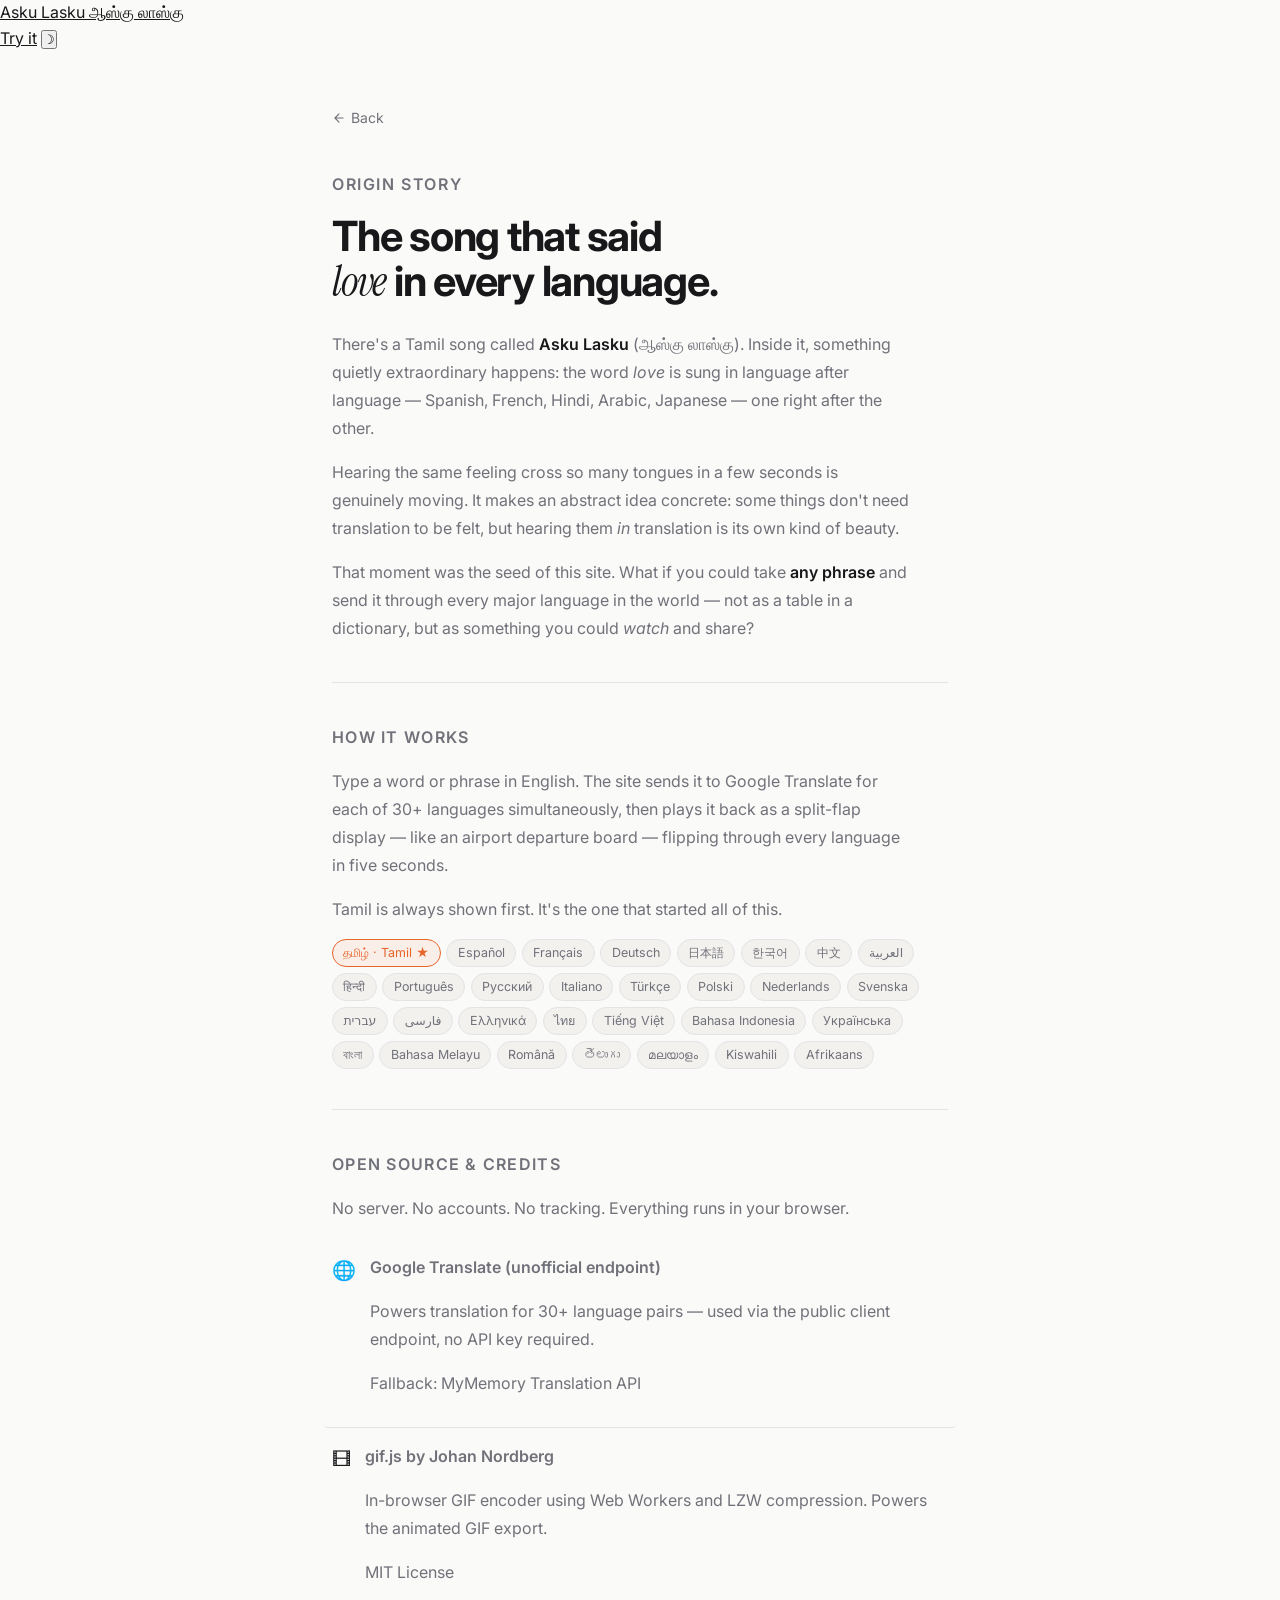
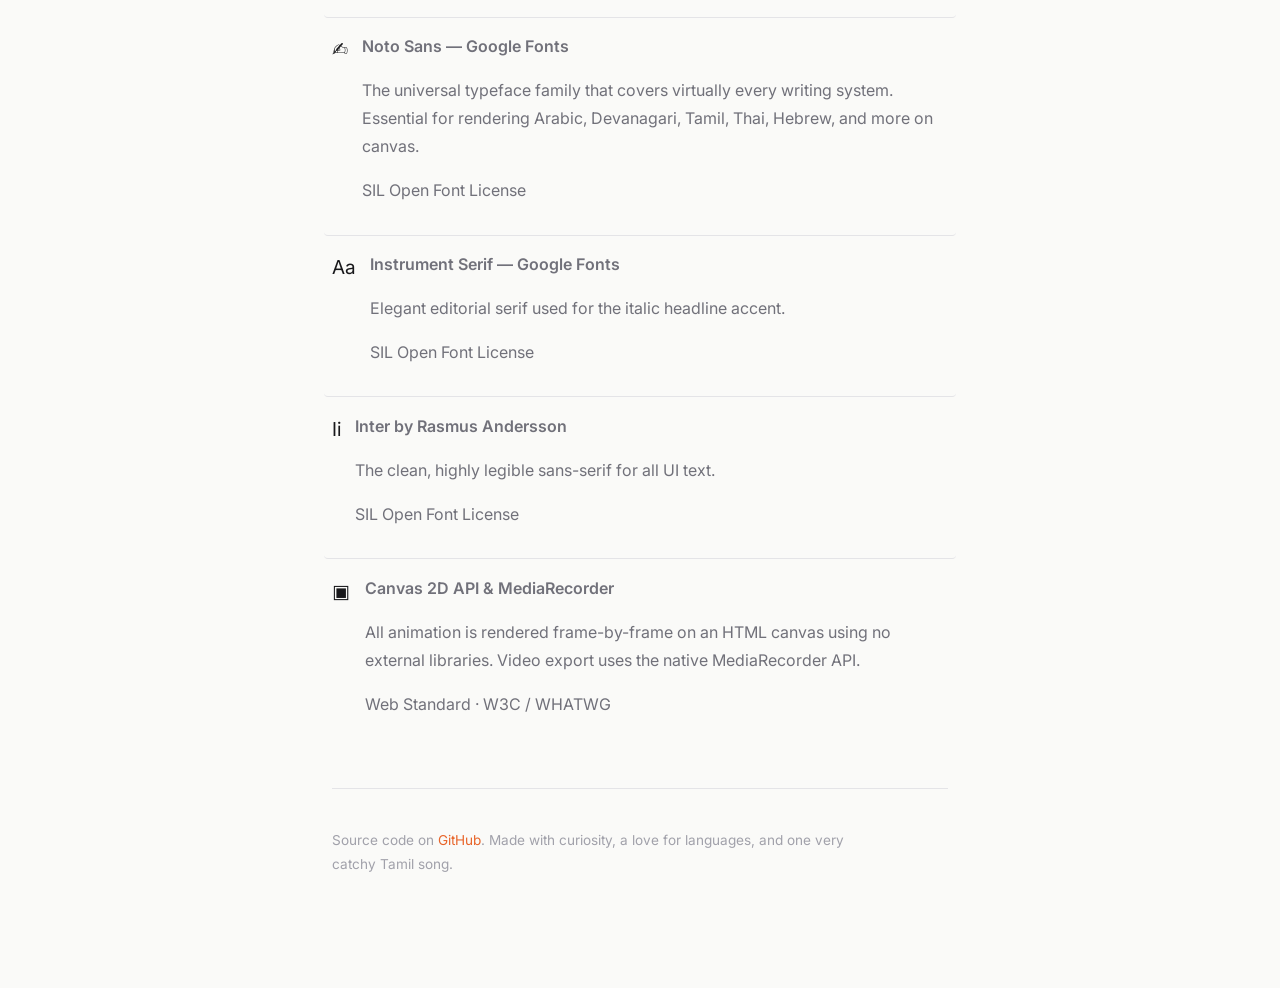
<file: about.html>
<!DOCTYPE html>
<html lang="en">
<head>
  <meta charset="UTF-8">
  <meta name="viewport" content="width=device-width, initial-scale=1.0">
  <title>About — Asku Lasku</title>
  <meta name="description" content="The story of Asku Lasku — inspired by a Tamil song that sings 'love' in every language.">

  <link rel="preconnect" href="https://fonts.googleapis.com">
  <link rel="preconnect" href="https://fonts.gstatic.com" crossorigin>
  <link href="https://fonts.googleapis.com/css2?family=Instrument+Serif:ital@0;1&family=Inter:wght@300;400;500;600;700&family=Noto+Sans:wght@400;700&family=Noto+Sans+Tamil:wght@400;700&display=swap" rel="stylesheet">
  <link rel="stylesheet" href="css/style.css">
</head>
<body>

  <nav id="nav">
    <a href="index.html" class="logo">
      <span class="logo-primary">Asku Lasku</span>
      <span class="logo-secondary">ஆஸ்கு லாஸ்கு</span>
    </a>
    <div class="nav-right">
      <a href="index.html" class="nav-link">Try it</a>
      <button id="themeToggle" class="theme-btn" aria-label="Toggle theme">☽</button>
    </div>
  </nav>

  <main class="about-main">

    <a href="index.html" class="back-link">
      <svg width="14" height="14" viewBox="0 0 24 24" fill="none"
           stroke="currentColor" stroke-width="2" stroke-linecap="round">
        <path d="M19 12H5M5 12L12 5M5 12L12 19"/>
      </svg>
      Back
    </a>

    <div class="about-body">

      <!-- ── The song ──────────────────────────────────────────────────────── -->
      <p class="about-eyebrow">Origin story</p>
      <h1 class="about-title">The song that said<br><em class="serif">love</em> in every language.</h1>

      <p>
        There's a Tamil song called <strong>Asku Lasku</strong> (ஆஸ்கு லாஸ்கு).
        Inside it, something quietly extraordinary happens: the word <em>love</em> is
        sung in language after language — Spanish, French, Hindi, Arabic, Japanese —
        one right after the other.
      </p>
      <p>
        Hearing the same feeling cross so many tongues in a few seconds is genuinely
        moving. It makes an abstract idea concrete: some things don't need translation
        to be felt, but hearing them <em>in</em> translation is its own kind of beauty.
      </p>
      <p>
        That moment was the seed of this site. What if you could take <strong>any phrase</strong>
        and send it through every major language in the world — not as a table in a dictionary,
        but as something you could <em>watch</em> and share?
      </p>

      <hr class="divider">

      <!-- ── What it does ──────────────────────────────────────────────────── -->
      <p class="section-label">How it works</p>
      <p>
        Type a word or phrase in English. The site sends it to Google Translate for each
        of 30+ languages simultaneously, then plays it back as a split-flap display —
        like an airport departure board — flipping through every language in five seconds.
      </p>
      <p>
        Tamil is always shown first. It's the one that started all of this.
      </p>

      <div class="lang-wrap">
        <span class="lang-pill first">தமிழ் · Tamil ★</span>
        <span class="lang-pill">Español</span>
        <span class="lang-pill">Français</span>
        <span class="lang-pill">Deutsch</span>
        <span class="lang-pill">日本語</span>
        <span class="lang-pill">한국어</span>
        <span class="lang-pill">中文</span>
        <span class="lang-pill">العربية</span>
        <span class="lang-pill">हिन्दी</span>
        <span class="lang-pill">Português</span>
        <span class="lang-pill">Русский</span>
        <span class="lang-pill">Italiano</span>
        <span class="lang-pill">Türkçe</span>
        <span class="lang-pill">Polski</span>
        <span class="lang-pill">Nederlands</span>
        <span class="lang-pill">Svenska</span>
        <span class="lang-pill">עברית</span>
        <span class="lang-pill">فارسی</span>
        <span class="lang-pill">Ελληνικά</span>
        <span class="lang-pill">ไทย</span>
        <span class="lang-pill">Tiếng Việt</span>
        <span class="lang-pill">Bahasa Indonesia</span>
        <span class="lang-pill">Українська</span>
        <span class="lang-pill">বাংলা</span>
        <span class="lang-pill">Bahasa Melayu</span>
        <span class="lang-pill">Română</span>
        <span class="lang-pill">తెలుగు</span>
        <span class="lang-pill">മലയാളം</span>
        <span class="lang-pill">Kiswahili</span>
        <span class="lang-pill">Afrikaans</span>
      </div>

      <hr class="divider">

      <!-- ── Credits ───────────────────────────────────────────────────────── -->
      <p class="section-label">Open source &amp; credits</p>
      <p>No server. No accounts. No tracking. Everything runs in your browser.</p>

      <nav class="credit-list" aria-label="Credits">

        <a class="credit-item"
           href="https://cloud.google.com/translate"
           target="_blank" rel="noopener noreferrer">
          <span class="credit-icon">🌐</span>
          <div>
            <p class="credit-name">Google Translate (unofficial endpoint)</p>
            <p class="credit-desc">Powers translation for 30+ language pairs — used via the public client endpoint, no API key required.</p>
            <p class="credit-tag">Fallback: MyMemory Translation API</p>
          </div>
        </a>

        <a class="credit-item"
           href="https://github.com/jnordberg/gif.js"
           target="_blank" rel="noopener noreferrer">
          <span class="credit-icon">🎞</span>
          <div>
            <p class="credit-name">gif.js by Johan Nordberg</p>
            <p class="credit-desc">In-browser GIF encoder using Web Workers and LZW compression. Powers the animated GIF export.</p>
            <p class="credit-tag">MIT License</p>
          </div>
        </a>

        <a class="credit-item"
           href="https://fonts.google.com/noto"
           target="_blank" rel="noopener noreferrer">
          <span class="credit-icon">✍</span>
          <div>
            <p class="credit-name">Noto Sans — Google Fonts</p>
            <p class="credit-desc">The universal typeface family that covers virtually every writing system. Essential for rendering Arabic, Devanagari, Tamil, Thai, Hebrew, and more on canvas.</p>
            <p class="credit-tag">SIL Open Font License</p>
          </div>
        </a>

        <a class="credit-item"
           href="https://fonts.google.com/specimen/Instrument+Serif"
           target="_blank" rel="noopener noreferrer">
          <span class="credit-icon">Aa</span>
          <div>
            <p class="credit-name">Instrument Serif — Google Fonts</p>
            <p class="credit-desc">Elegant editorial serif used for the italic headline accent.</p>
            <p class="credit-tag">SIL Open Font License</p>
          </div>
        </a>

        <a class="credit-item"
           href="https://rsms.me/inter/"
           target="_blank" rel="noopener noreferrer">
          <span class="credit-icon">Ii</span>
          <div>
            <p class="credit-name">Inter by Rasmus Andersson</p>
            <p class="credit-desc">The clean, highly legible sans-serif for all UI text.</p>
            <p class="credit-tag">SIL Open Font License</p>
          </div>
        </a>

        <a class="credit-item"
           href="https://developer.mozilla.org/en-US/docs/Web/API/Canvas_API"
           target="_blank" rel="noopener noreferrer">
          <span class="credit-icon">▣</span>
          <div>
            <p class="credit-name">Canvas 2D API &amp; MediaRecorder</p>
            <p class="credit-desc">All animation is rendered frame-by-frame on an HTML canvas using no external libraries. Video export uses the native MediaRecorder API.</p>
            <p class="credit-tag">Web Standard · W3C / WHATWG</p>
          </div>
        </a>

      </nav>

      <hr class="divider">

      <p style="font-size:0.85rem; color:var(--subtle);">
        Source code on
        <a href="https://github.com/rahulvigneswaran/Askulasku"
           target="_blank" rel="noopener noreferrer"
           style="color:var(--accent); text-decoration:none;">GitHub</a>.
        Made with curiosity, a love for languages, and one very catchy Tamil song.
      </p>

    </div>
  </main>

  <!-- Theme script (inline so it runs before paint) -->
  <script>
    const t = localStorage.getItem('alTheme') ||
      (window.matchMedia('(prefers-color-scheme: dark)').matches ? 'dark' : 'light');
    document.documentElement.dataset.theme = t;
    document.addEventListener('DOMContentLoaded', () => {
      const btn = document.getElementById('themeToggle');
      if (btn) {
        btn.textContent = t === 'dark' ? '☀' : '☽';
        btn.addEventListener('click', () => {
          const next = document.documentElement.dataset.theme === 'dark' ? 'light' : 'dark';
          document.documentElement.dataset.theme = next;
          localStorage.setItem('alTheme', next);
          btn.textContent = next === 'dark' ? '☀' : '☽';
        });
      }
    });
  </script>
</body>
</html>
</file>
<file: css/style.css>
/* ── Variables ────────────────────────────────────────────────────────────────── */
:root {
  --bg:       #FAFAF8;
  --bg2:      #F2F1EE;
  --surface:  #FFFFFF;
  --text:     #18181B;
  --muted:    #71717A;
  --subtle:   #A1A1AA;
  --border:   #E4E4E7;
  --border2:  #D4D4D8;
  --accent:   #E8652A;
  --accent-l: #F0824A;
  --radius:   8px;
  --tr:       0.18s ease;
}

@media (prefers-color-scheme: dark) {
  :root {
    --bg:      #111111;
    --bg2:     #1A1A1A;
    --surface: #1C1C1C;
    --text:    #F4F4F5;
    --muted:   #71717A;
    --subtle:  #52525B;
    --border:  #27272A;
    --border2: #3F3F46;
    --accent:  #F07540;
    --accent-l:#F5915E;
  }

  .board-wrap {
    box-shadow:
      0 0 0 1px rgba(255,255,255,0.07),
      0 12px 48px rgba(0,0,0,0.60),
      0 3px 14px rgba(0,0,0,0.45);
  }
}

/* ── Reset ────────────────────────────────────────────────────────────────── */
*, *::before, *::after { box-sizing: border-box; margin: 0; padding: 0; }
html { font-size: 16px; -webkit-text-size-adjust: 100%; }

body {
  background:  var(--bg);
  color:       var(--text);
  font-family: 'Inter', system-ui, -apple-system, sans-serif;
  font-size:   1rem;
  line-height: 1.6;
  -webkit-font-smoothing: antialiased;
}

a { color: inherit; }
.hidden { display: none !important; }

/* ── Main: two-column desktop / stacked mobile ───────────────────────────────── */
.main {
  display: grid;
  grid-template-columns: 1fr auto;
  grid-template-areas: "left right";
  max-width: 1100px;
  margin: 0 auto;
  height: 100vh;
  overflow: hidden;
  padding: 0 2rem;
  gap: 3rem;
}

/* Left column */
.left-col {
  grid-area: left;
  display: flex;
  flex-direction: column;
  min-width: 0;
  padding: 1.75rem 0;
  overflow-y: auto;
  scrollbar-width: thin;
  scrollbar-color: var(--border2) transparent;
}

/* Hero section — always visible */
.hero-section {
  flex-shrink: 0;
}

/* Status zone — the only part that switches between idle/loading/playing */
.status-zone {
  flex: 1;
  display: flex;
  flex-direction: column;
  min-height: 0;
  margin-top: 0.25rem;
}

.status-panel {
  flex: 1;
  display: flex;
  flex-direction: column;
  justify-content: center;
  min-height: 0;
}

/* Bottom controls always anchored to the bottom of left-col */
.bottom-controls {
  display: flex;
  flex-direction: column;
  gap: 1rem;
  padding-top: 1.25rem;
  border-top: 1px solid var(--border);
  margin-top: 1.5rem;
  flex-shrink: 0;
}

/* Right column */
.right-col {
  grid-area: right;
  display: flex;
  flex-direction: column;
  align-items: center;
  justify-content: center;
  gap: 0.6rem;
  padding: 1.5rem 0;
}

/* ── Board ────────────────────────────────────────────────────────────────── */
.board-wrap {
  position: relative;
  height: min(calc(100vh - 3rem), 640px);
  aspect-ratio: 9 / 16;
  border-radius: 18px;
  overflow: hidden;
  box-shadow:
    0 0 0 1px rgba(0,0,0,0.09),
    0 12px 40px rgba(0,0,0,0.20),
    0 3px 10px rgba(0,0,0,0.12);
  flex-shrink: 0;
}

#stage {
  display: block;
  width:   100%;
  height:  100%;
  background: #131313;
}

/* ── Morph overlay ─────────────────────────────────────────────────────────────── */
.morph-overlay {
  position: absolute;
  top: 0; left: 0; right: 0;
  height: 62%;
  filter: url(#morphThreshold) blur(0.5px);
  pointer-events: none;
}

.morph-text {
  position: absolute;
  left: 13%; right: 13%;
  top: 50%;
  transform: translateY(-50%);
  text-align: center;
  white-space: pre-wrap;
  word-break: keep-all;
  overflow-wrap: break-word;
  font-family: 'Syne', 'Space Grotesk', 'Noto Sans', 'Noto Sans SC',
    'Noto Sans JP', 'Noto Sans KR', 'Noto Sans Arabic', 'Noto Sans Devanagari',
    'Noto Sans Tamil', 'Noto Sans Thai', 'Noto Sans Hebrew', 'Noto Serif', sans-serif;
  font-weight: 800;
  line-height: 1.25;
  color: #F5F0E8;
}

/* ── Board caption ─────────────────────────────────────────────────────────────── */
.board-caption {
  font-size: 0.75rem;
  color: var(--subtle);
  display: flex;
  align-items: center;
  gap: 0.4rem;
}
.board-caption em { color: var(--accent); font-style: normal; }

.caption-dot {
  width: 6px; height: 6px;
  border-radius: 50%;
  background: var(--accent);
  flex-shrink: 0;
  animation: pulse 2s ease infinite;
}
@keyframes pulse {
  0%, 100% { opacity: 1; transform: scale(1); }
  50%       { opacity: 0.35; transform: scale(0.65); }
}

/* ── Hero ──────────────────────────────────────────────────────────────────── */
.hero-heading {
  font-size: clamp(1.85rem, 3vw, 2.75rem);
  font-weight: 700;
  letter-spacing: -0.035em;
  line-height: 1.08;
  color: var(--text);
  margin-bottom: 0.6rem;
}

.serif {
  font-family: 'Instrument Serif', Georgia, serif;
  font-style: italic;
  font-weight: 400;
}

.hero-sub {
  font-size: 0.9rem;
  color: var(--muted);
  line-height: 1.65;
  max-width: 40ch;
  margin-bottom: 1.5rem;
}

/* ── Input row ────────────────────────────────────────────────────────────────── */
.input-row {
  display: flex;
  gap: 0.5rem;
  align-items: center;
  margin-bottom: 0.85rem;
}

.phrase-input {
  flex: 1;
  min-width: 0;
  background:  var(--surface);
  border:      1px solid var(--border2);
  border-radius: var(--radius);
  color:       var(--text);
  font-family: inherit;
  font-size:   0.95rem;
  padding:     0.6rem 0.85rem;
  outline:     none;
  transition:  border-color var(--tr), box-shadow var(--tr);
}
.phrase-input::placeholder { color: var(--subtle); }
.phrase-input:focus {
  border-color: var(--accent);
  box-shadow:   0 0 0 3px color-mix(in srgb, var(--accent) 16%, transparent);
}
.phrase-input.shake {
  animation: shake 0.45s cubic-bezier(.36,.07,.19,.97);
}
@keyframes shake {
  10%, 90% { transform: translateX(-2px); }
  20%, 80% { transform: translateX(4px); }
  30%, 50%, 70% { transform: translateX(-4px); }
  40%, 60% { transform: translateX(4px); }
}

.animate-btn {
  display:     flex;
  align-items: center;
  gap:         0.38rem;
  background:  var(--accent);
  border:      none;
  border-radius: var(--radius);
  color:       #fff;
  cursor:      pointer;
  font-family: inherit;
  font-size:   0.875rem;
  font-weight: 600;
  padding:     0.6rem 1.1rem;
  white-space: nowrap;
  flex-shrink: 0;
  transition:  opacity var(--tr), transform var(--tr);
}
.animate-btn:hover  { opacity: 0.88; }
.animate-btn:active { transform: scale(0.97); }

/* Language badges */
#langBadges { display: flex; flex-wrap: wrap; gap: 0.28rem; }

.badge {
  background:   var(--bg2);
  border:       1px solid var(--border);
  border-radius: 99px;
  color:        var(--muted);
  font-size:    0.7rem;
  padding:      0.1rem 0.52rem;
}
.badge.dim { color: var(--subtle); border-style: dashed; }

/* ── Bottom controls shared styles ─────────────────────────────────────────────── */
.ctrl-section { display: flex; flex-direction: column; gap: 0.4rem; }

.ctrl-section-label {
  font-size: 0.7rem;
  font-weight: 600;
  letter-spacing: 0.08em;
  text-transform: uppercase;
  color: var(--subtle);
}

/* ── Mode toggle ────────────────────────────────────────────────────────────────── */
.mode-toggle {
  display: flex;
  gap: 0;
  background: var(--bg2);
  border: 1px solid var(--border);
  border-radius: var(--radius);
  padding: 3px;
}

.mode-btn {
  flex: 1;
  background: none;
  border: none;
  border-radius: calc(var(--radius) - 2px);
  color: var(--muted);
  cursor: pointer;
  font-family: inherit;
  font-size: 0.78rem;
  font-weight: 500;
  padding: 0.3rem 0.6rem;
  transition: background var(--tr), color var(--tr), box-shadow var(--tr);
  white-space: nowrap;
}
.mode-btn.active {
  background: var(--surface);
  color: var(--text);
  box-shadow: 0 1px 3px rgba(0,0,0,0.12), 0 0 0 1px rgba(0,0,0,0.06);
}
.mode-btn:not(.active):hover { color: var(--text); }

/* ── Speed control ─────────────────────────────────────────────────────────────── */
.speed-header { display: flex; justify-content: space-between; align-items: baseline; }

.speed-val {
  font-size: 0.75rem;
  font-weight: 500;
  color: var(--accent);
}

.speed-slider {
  -webkit-appearance: none;
  appearance: none;
  width: 100%;
  height: 3px;
  border-radius: 99px;
  background: var(--border2);
  outline: none;
  cursor: pointer;
  accent-color: var(--accent);
}
.speed-slider::-webkit-slider-thumb {
  -webkit-appearance: none;
  width: 14px; height: 14px;
  border-radius: 50%;
  background: var(--accent);
  cursor: pointer;
  box-shadow: 0 0 0 3px color-mix(in srgb, var(--accent) 18%, transparent);
  transition: box-shadow var(--tr);
}
.speed-slider::-webkit-slider-thumb:hover {
  box-shadow: 0 0 0 6px color-mix(in srgb, var(--accent) 22%, transparent);
}
.speed-slider::-moz-range-thumb {
  width: 14px; height: 14px;
  border-radius: 50%;
  background: var(--accent);
  border: none;
  cursor: pointer;
}

.speed-ticks {
  display: flex;
  justify-content: space-between;
  font-size: 0.65rem;
  color: var(--subtle);
}

/* ── Loading state ─────────────────────────────────────────────────────────────── */
.loading-row {
  display: flex;
  align-items: center;
  gap: 0.75rem;
  margin-bottom: 0.6rem;
}

.spin {
  width: 20px; height: 20px;
  border: 2px solid var(--border2);
  border-top-color: var(--accent);
  border-radius: 50%;
  animation: spin 0.75s linear infinite;
  flex-shrink: 0;
}
@keyframes spin { to { transform: rotate(360deg); } }

.load-label { font-size: 0.875rem; color: var(--muted); }
.load-label strong { color: var(--accent); }

#loadingItems {
  display: flex;
  flex-wrap: wrap;
  gap: 0.28rem;
  max-height: 130px;
  overflow-y: auto;
  scrollbar-width: none;
}
#loadingItems::-webkit-scrollbar { display: none; }

.load-item {
  background:   var(--bg2);
  border:       1px solid var(--border);
  border-radius: 99px;
  color:        var(--muted);
  font-size:    0.7rem;
  padding:      0.1rem 0.52rem;
  animation:    popIn 0.2s ease both;
}
@keyframes popIn { from { opacity:0; transform: scale(0.82); } to { opacity:1; transform: scale(1); } }

/* ── Playback controls ─────────────────────────────────────────────────────────────── */
#progressWrap {
  display: flex;
  align-items: center;
  gap: 0.75rem;
  margin-bottom: 0.6rem;
}

#progressBar {
  flex: 1;
  height: 3px;
  background: var(--border2);
  border-radius: 99px;
  overflow: hidden;
}

#progressFill {
  height: 100%;
  background: var(--accent);
  border-radius: 99px;
  transition: width 0.2s linear;
}

#langCounter {
  font-size:   0.7rem;
  font-weight: 600;
  color:       var(--muted);
  white-space: nowrap;
  min-width:   3.5ch;
  text-align:  right;
}

#controls { display: flex; align-items: center; gap: 0.4rem; }

.ctrl-btn {
  display:       flex;
  align-items:   center;
  justify-content: center;
  width: 34px; height: 34px;
  background:    none;
  border:        1px solid var(--border2);
  border-radius: var(--radius);
  color:         var(--muted);
  cursor:        pointer;
  transition:    background var(--tr), color var(--tr), border-color var(--tr);
}
.ctrl-btn:hover         { background: var(--bg2); color: var(--text); }
.ctrl-btn.active        { color: var(--accent); border-color: var(--accent); }
.ctrl-btn.primary       { background: var(--text); color: var(--bg); border-color: var(--text); }
.ctrl-btn.primary:hover { opacity: 0.82; }

.spacer { flex: 1; }
.export-group { display: flex; gap: 0.3rem; }

.export-btn {
  display:     flex;
  align-items: center;
  gap:         0.3rem;
  background:  none;
  border:      1px solid var(--border2);
  border-radius: var(--radius);
  color:       var(--muted);
  cursor:      pointer;
  font-family: inherit;
  font-size:   0.72rem;
  font-weight: 500;
  padding:     0.28rem 0.62rem;
  transition:  background var(--tr), color var(--tr);
}
.export-btn:hover { background: var(--bg2); color: var(--text); }

/* ── Render progress bar ─────────────────────────────────────────────────────────────── */
.cooking-panel {
  overflow:       hidden;
  max-height:     0;
  margin-top:     0;
  border-radius:  var(--radius);
  pointer-events: none;
  transition:
    max-height  0.34s cubic-bezier(0.4, 0, 0.2, 1),
    margin-top  0.28s ease;
}

.cooking-panel.active {
  max-height:     120px;
  margin-top:     0.85rem;
  pointer-events: auto;
}

.cooking-inner {
  padding:       0.8rem 0.9rem;
  background:    var(--bg2);
  border:        1px solid var(--border);
  border-radius: var(--radius);
  opacity:       0;
  transform:     translateY(7px);
  transition:    opacity 0.24s ease 0.1s, transform 0.24s ease 0.1s;
}

.cooking-panel.active .cooking-inner {
  opacity:   1;
  transform: translateY(0);
}

.cooking-header {
  display:         flex;
  justify-content: space-between;
  align-items:     center;
  font-size:       0.8rem;
  font-weight:     600;
  color:           var(--text);
  margin-bottom:   0.55rem;
}

.cooking-bar {
  height:        6px;
  background:    var(--border2);
  border-radius: 99px;
  overflow:      hidden;
}

.cooking-fill {
  height:        100%;
  width:         0%;
  background:    var(--accent);
  border-radius: 99px;
  transition:    width 0.14s linear, background 0.3s ease;
}
.cooking-fill.done { background: #16a34a; }

/* Playback controls fade out while rendering */
#progressWrap,
#controls {
  transition: opacity 0.24s ease, transform 0.24s ease;
}

#playbackPanel.cooking-active #progressWrap,
#playbackPanel.cooking-active #controls {
  opacity:        0;
  transform:      translateY(-5px);
  pointer-events: none;
}

/* ── Toast ──────────────────────────────────────────────────────────────────── */
.toast {
  position:    fixed;
  bottom:      1.5rem;
  left:        50%;
  transform:   translateX(-50%);
  background:  var(--surface);
  border:      1px solid var(--border2);
  border-radius: 99px;
  color:       var(--muted);
  font-size:   0.8rem;
  font-weight: 500;
  padding:     0.45rem 1.1rem;
  white-space: nowrap;
  z-index:     200;
  box-shadow:  0 4px 16px rgba(0,0,0,0.12);
  animation:   toastIn 0.2s ease;
  pointer-events: none;
}
.toast.success { color: #16a34a; border-color: #86efac; }
.toast.error   { color: #dc2626; border-color: #fca5a5; }

@keyframes toastIn {
  from { opacity: 0; transform: translateX(-50%) translateY(6px); }
  to   { opacity: 1; transform: translateX(-50%) translateY(0); }
}

/* ── About page ────────────────────────────────────────────────────────────────── */
.about-main  { max-width: 680px; margin: 0 auto; padding: 3.5rem 2rem 6rem; }

.back-link {
  display: inline-flex;
  align-items: center;
  gap: 0.3rem;
  color: var(--muted);
  text-decoration: none;
  font-size: 0.875rem;
  margin-bottom: 2.5rem;
  transition: color var(--tr);
}
.back-link:hover { color: var(--text); }

.about-eyebrow {
  font-size: 0.75rem; font-weight: 600;
  letter-spacing: 0.1em; text-transform: uppercase;
  color: var(--accent); margin-bottom: 0.5rem;
}

.about-title {
  font-size: clamp(1.8rem, 4vw, 2.6rem);
  font-weight: 700; letter-spacing: -0.03em;
  line-height: 1.1; margin-bottom: 1.5rem; color: var(--text);
}

.about-body p { font-size: 1rem; color: var(--muted); line-height: 1.75; margin-bottom: 1rem; max-width: 58ch; }
.about-body p strong { color: var(--text); font-weight: 600; }

.divider { border: none; border-top: 1px solid var(--border); margin: 2.5rem 0; }

.section-label {
  font-size: 0.8rem; font-weight: 600;
  letter-spacing: 0.08em; text-transform: uppercase;
  color: var(--subtle); margin-bottom: 1.25rem;
}

.credit-list { display: flex; flex-direction: column; }
.credit-item {
  display: flex; gap: 0.9rem;
  padding: 0.9rem 0.5rem;
  border-bottom: 1px solid var(--border);
  text-decoration: none; color: inherit;
  border-radius: 4px; margin: 0 -0.5rem;
  transition: background var(--tr);
}
.credit-item:hover { background: var(--bg2); }
.credit-item:last-child { border-bottom: none; }
.credit-icon  { font-size: 1.2rem; margin-top: 2px; flex-shrink: 0; }
.credit-name  { font-size: 0.9rem; font-weight: 600; color: var(--text); margin-bottom: 0.15rem; }
.credit-desc  { font-size: 0.82rem; color: var(--muted); line-height: 1.5; }
.credit-tag   { font-size: 0.72rem; color: var(--subtle); margin-top: 0.2rem; }

.lang-wrap { display: flex; flex-wrap: wrap; gap: 0.35rem; margin-top: 0.75rem; }
.lang-pill {
  background: var(--bg2); border: 1px solid var(--border);
  border-radius: 99px; color: var(--muted);
  font-size: 0.78rem; padding: 0.2rem 0.65rem;
}
.lang-pill.first {
  border-color: var(--accent); color: var(--accent);
  background: color-mix(in srgb, var(--accent) 8%, transparent);
}

/* ── Responsive: mobile (<768px) ───────────────────────────────────────────────────────── */
@media (max-width: 767px) {
  .main {
    display:        flex;
    flex-direction: column;
    height:         auto;
    overflow:       visible;
    padding:        0 1.25rem 3rem;
    gap:            0;
  }

  .right-col {
    order:         -1;
    padding:       1rem 0 0;
    margin-bottom: 1.25rem;
    width:         100%;
  }

  .board-wrap {
    height:       min(60vh, 480px);
    aspect-ratio: 9 / 16;
    width:        auto;
    margin:       0 auto;
  }

  .left-col {
    padding:  0;
    overflow: visible;
  }

  .status-zone { flex: 0 0 auto; }

  .bottom-controls { margin-top: 1.25rem; }

  .hero-heading  { font-size: 1.7rem; }
  .hero-sub      { font-size: 0.875rem; margin-bottom: 1.1rem; }
  .input-row     { flex-direction: column; }
  .animate-btn   { justify-content: center; }
  #controls      { flex-wrap: wrap; }
}

/* ── Narrow desktop (768-1000px) ─────────────────────────────────────────────────────────────── */
@media (min-width: 768px) and (max-width: 1000px) {
  .main      { gap: 2rem; padding: 0 1.5rem; }
  .left-col  { padding-right: 0; }
}
</file>
